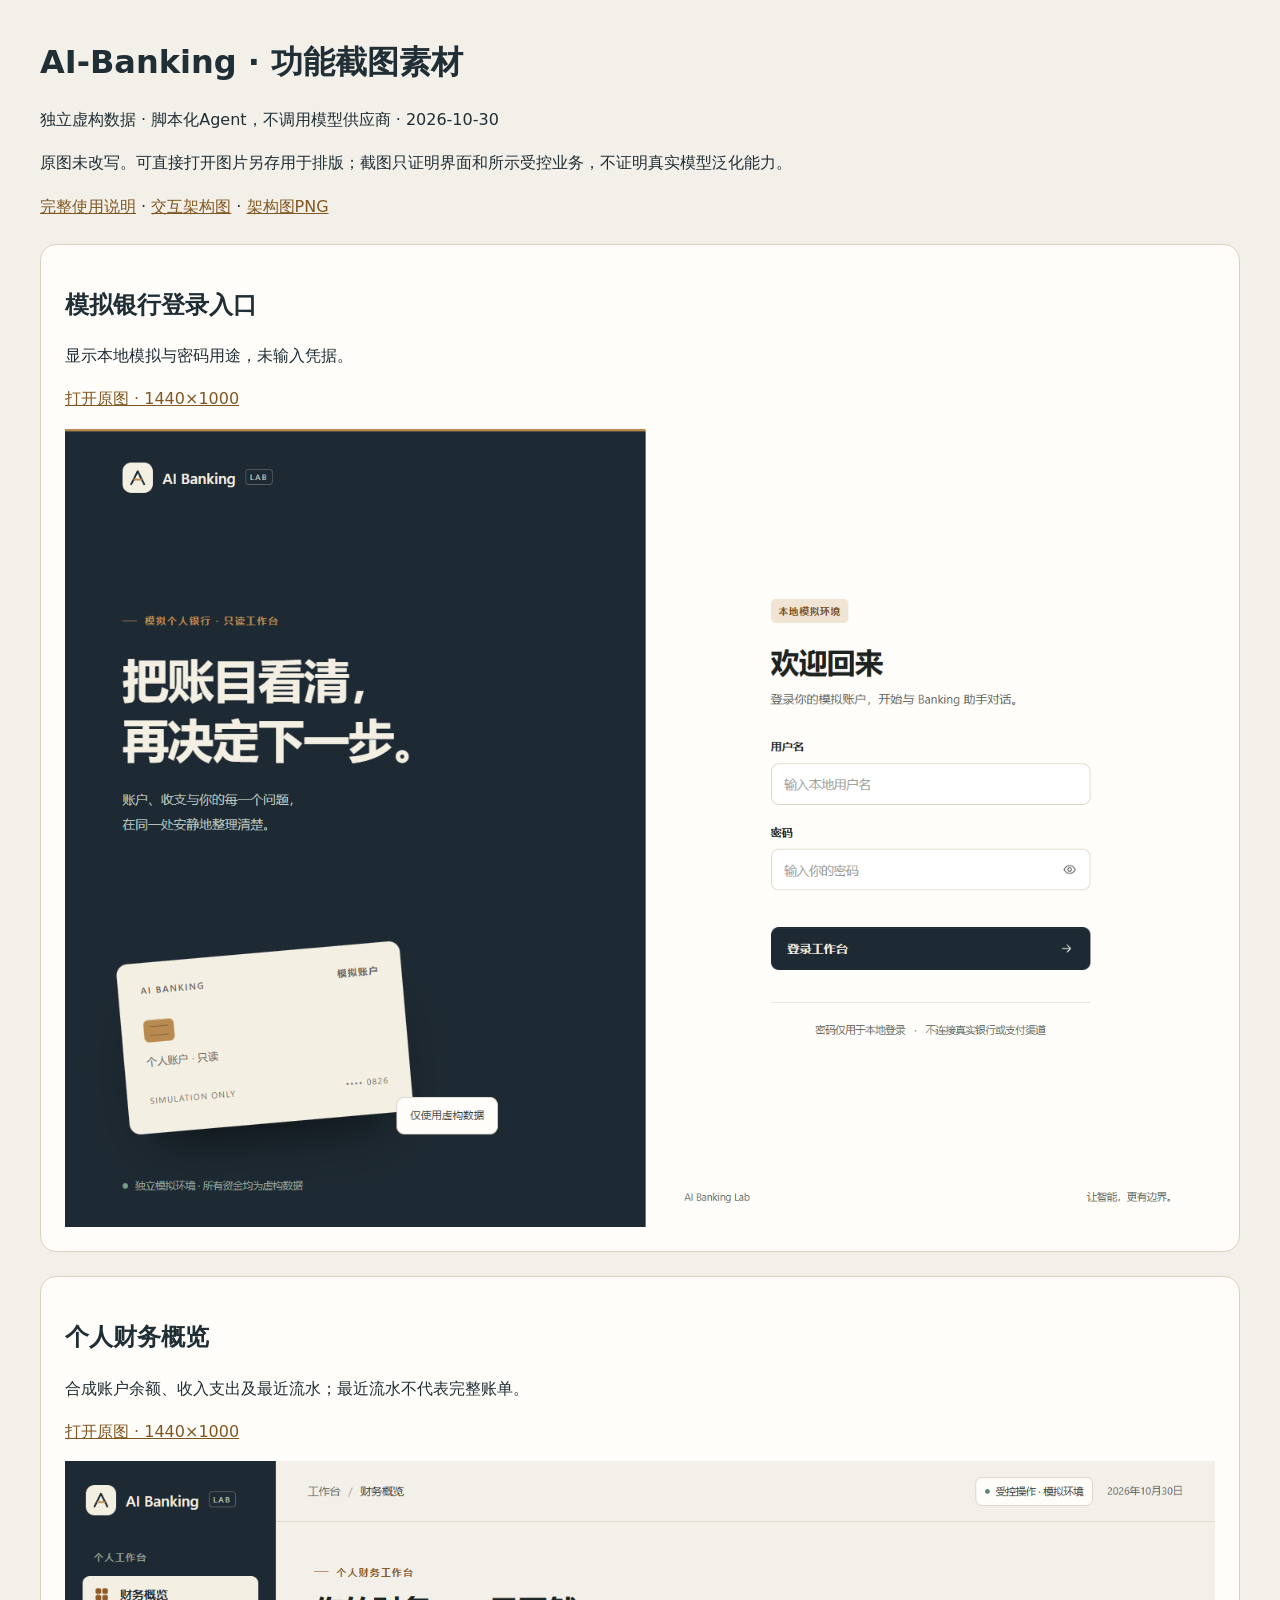
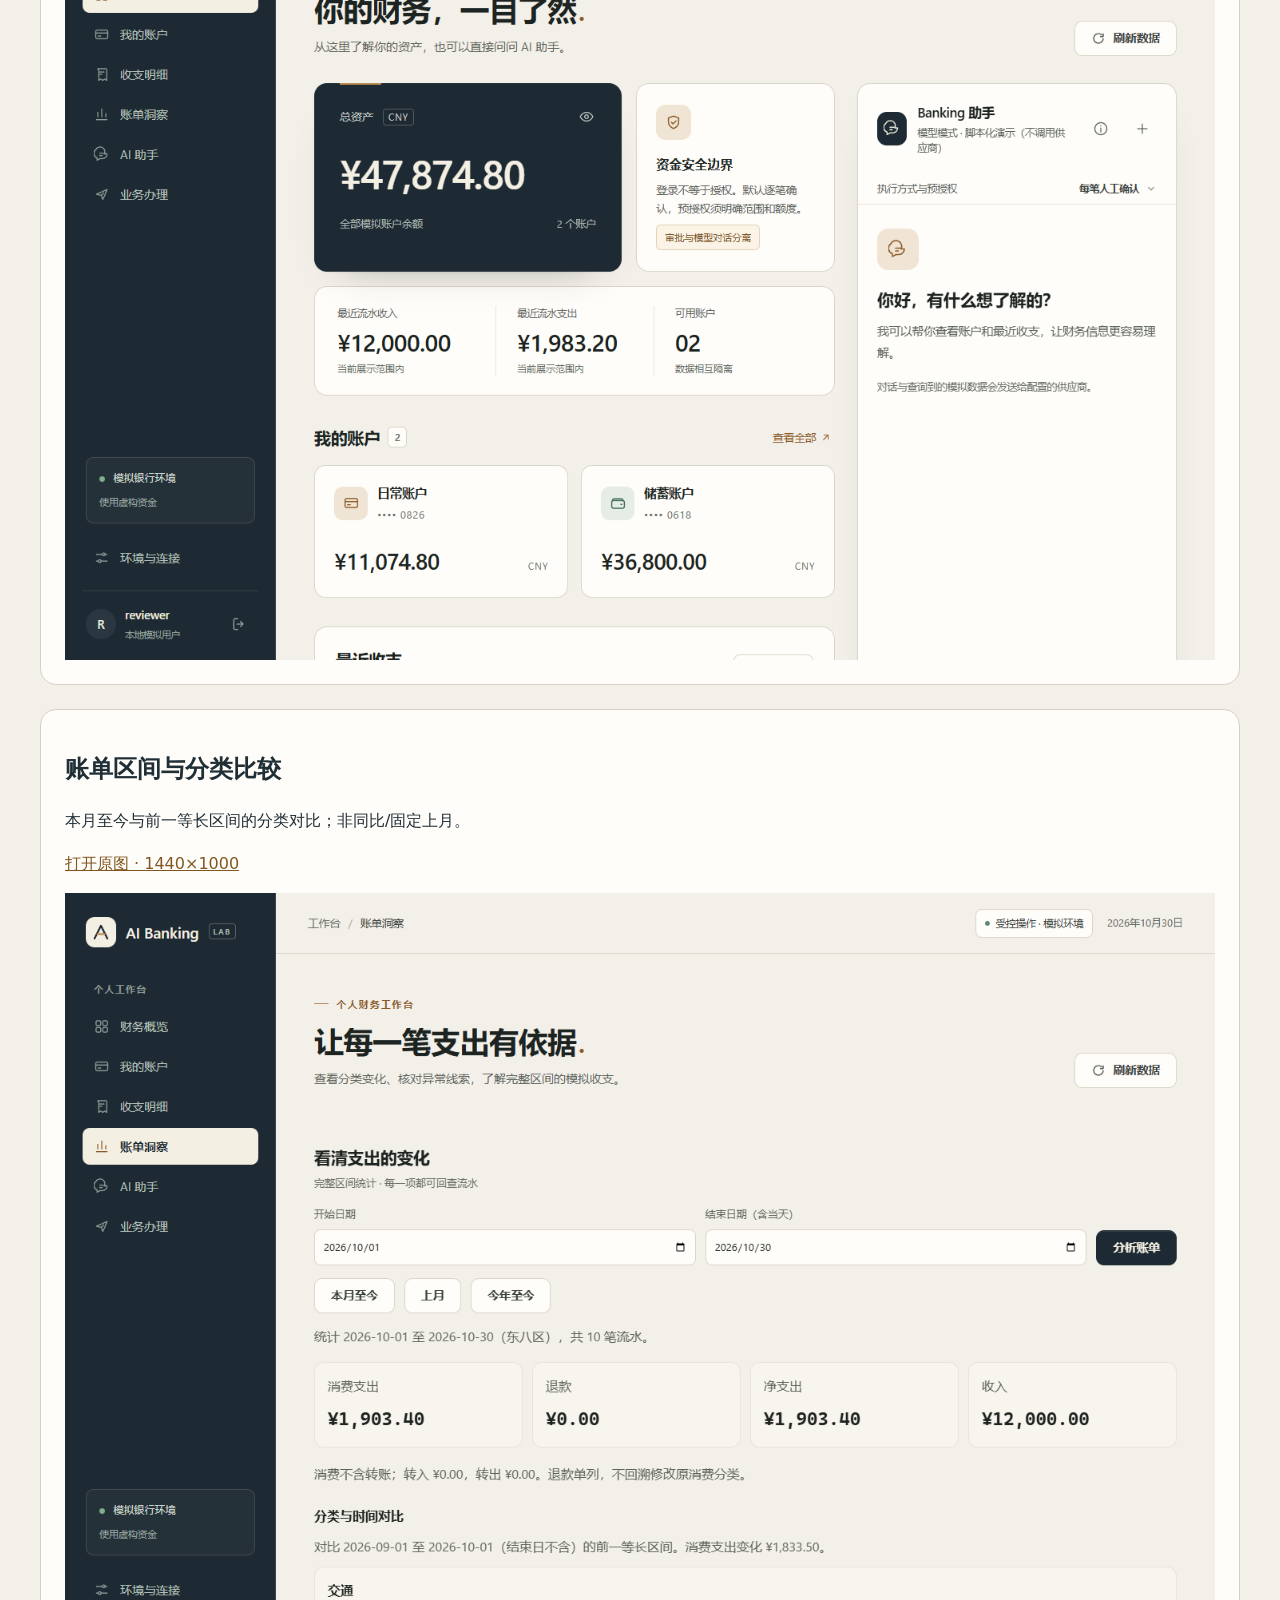
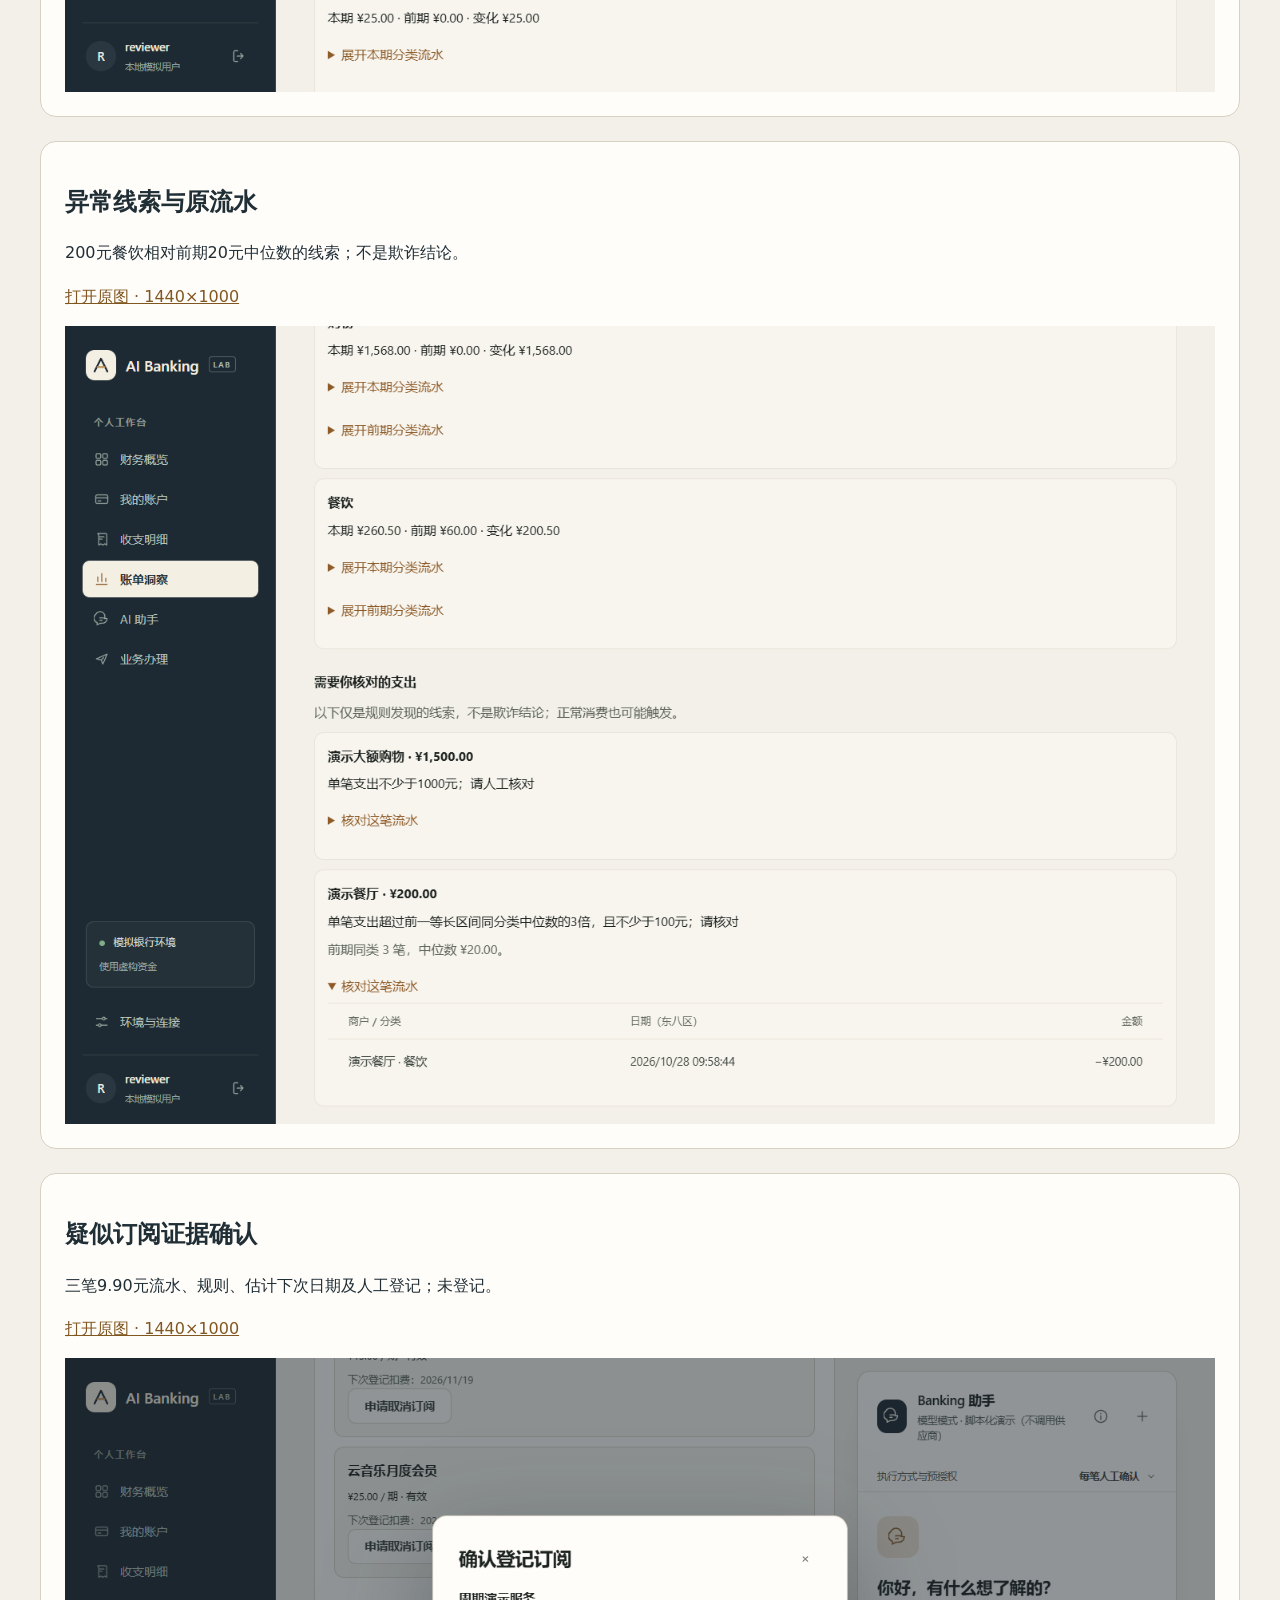
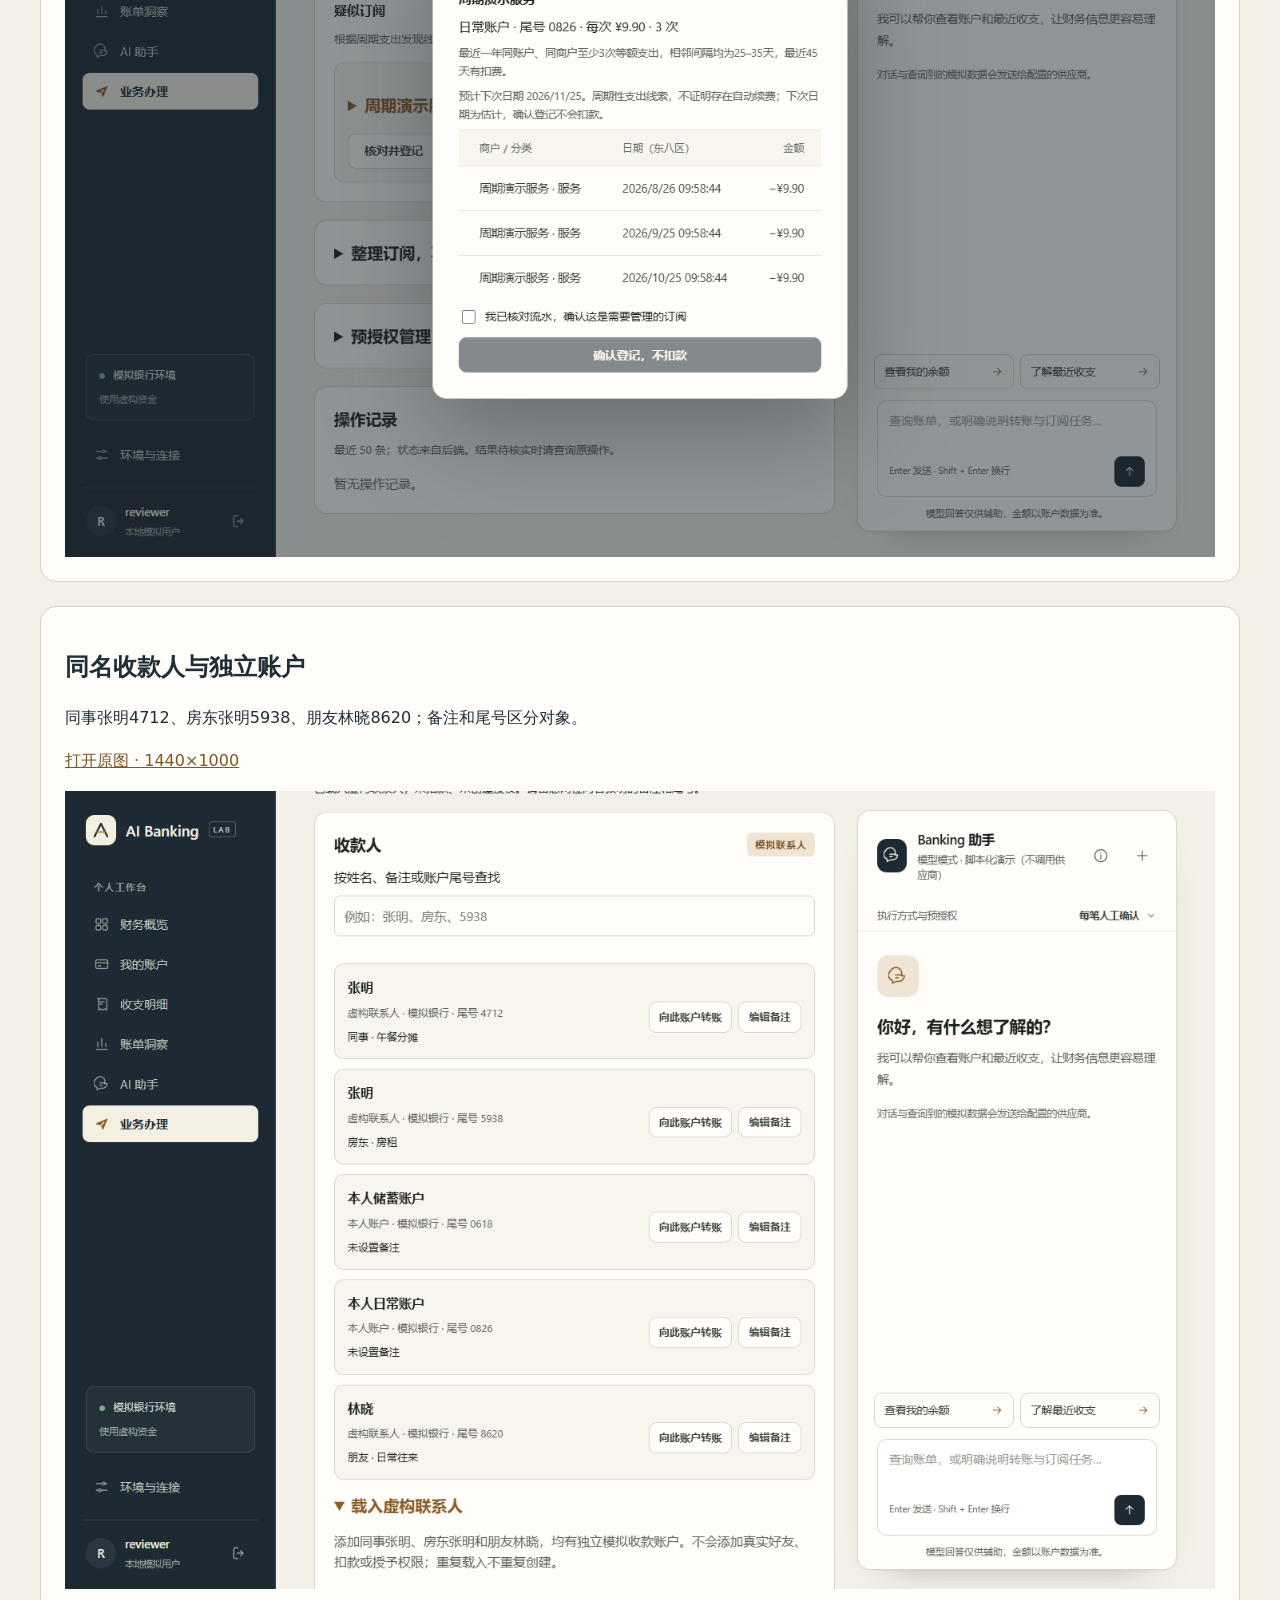
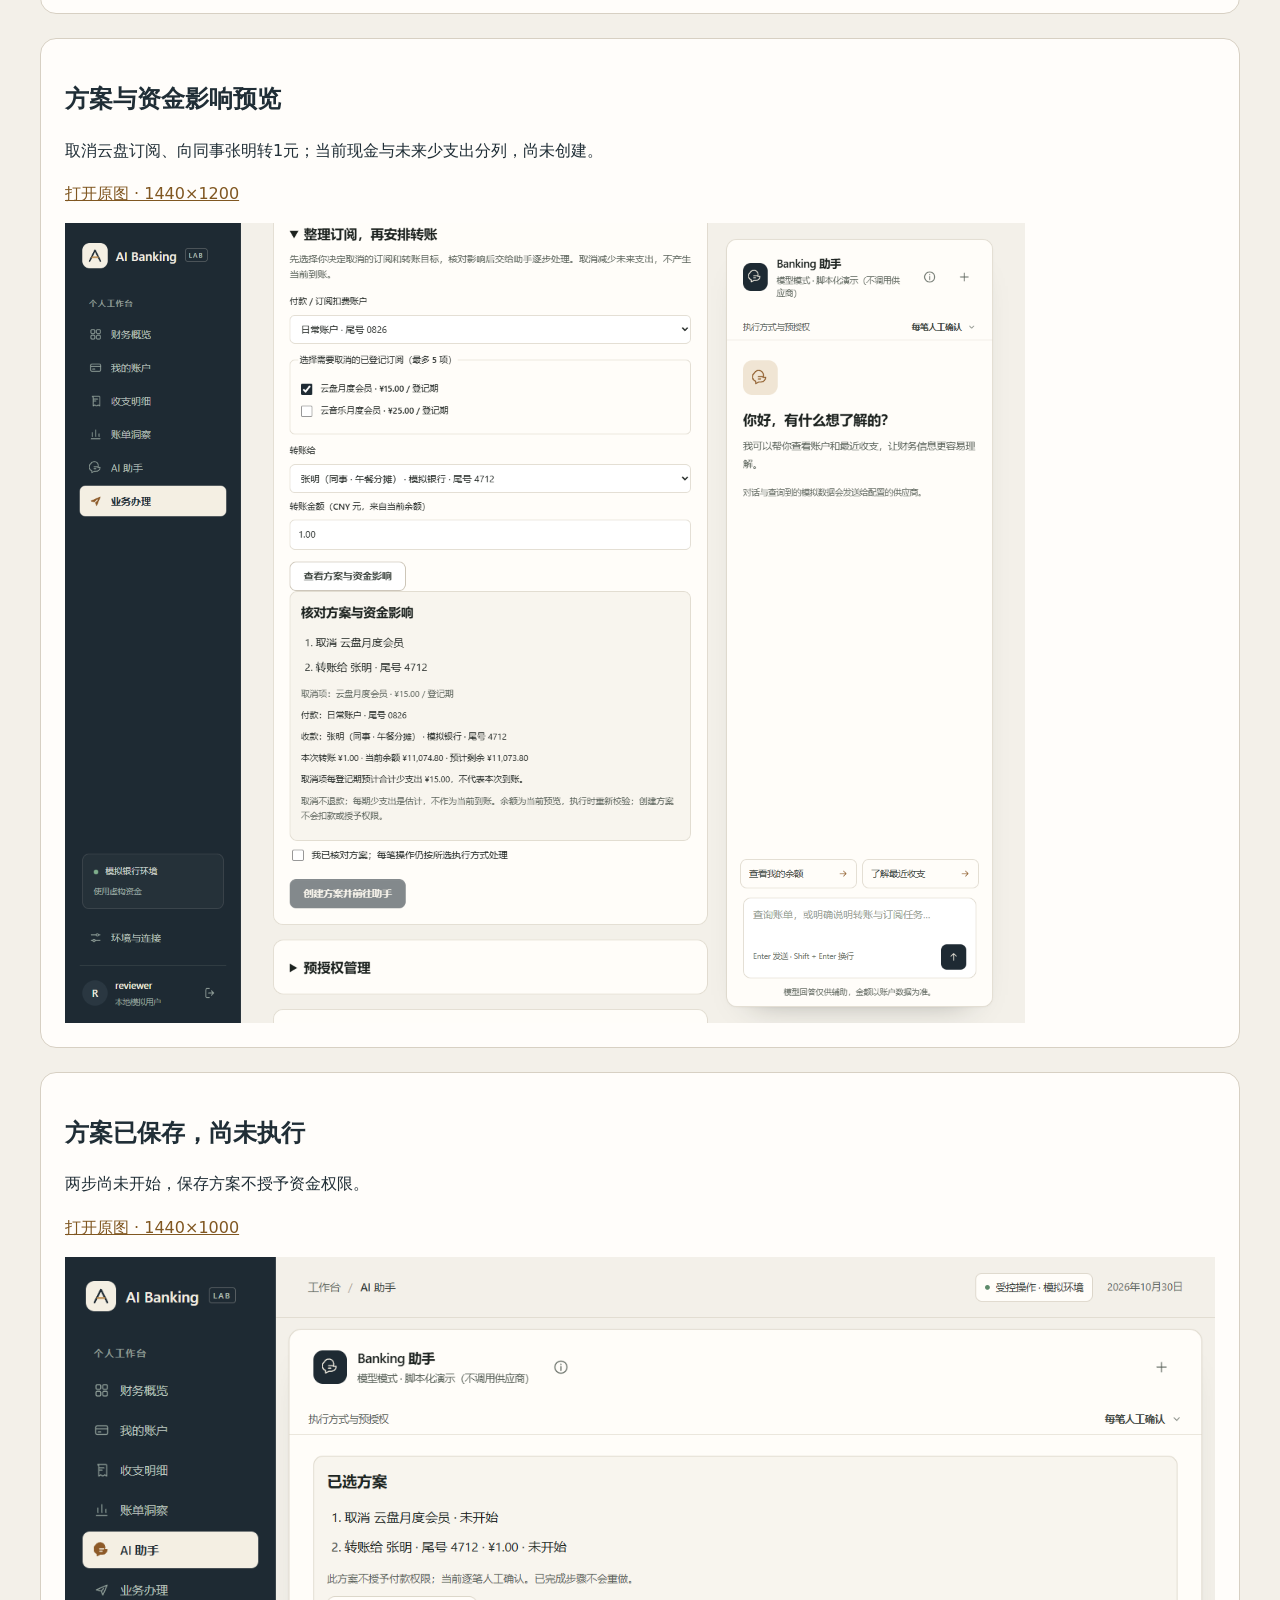
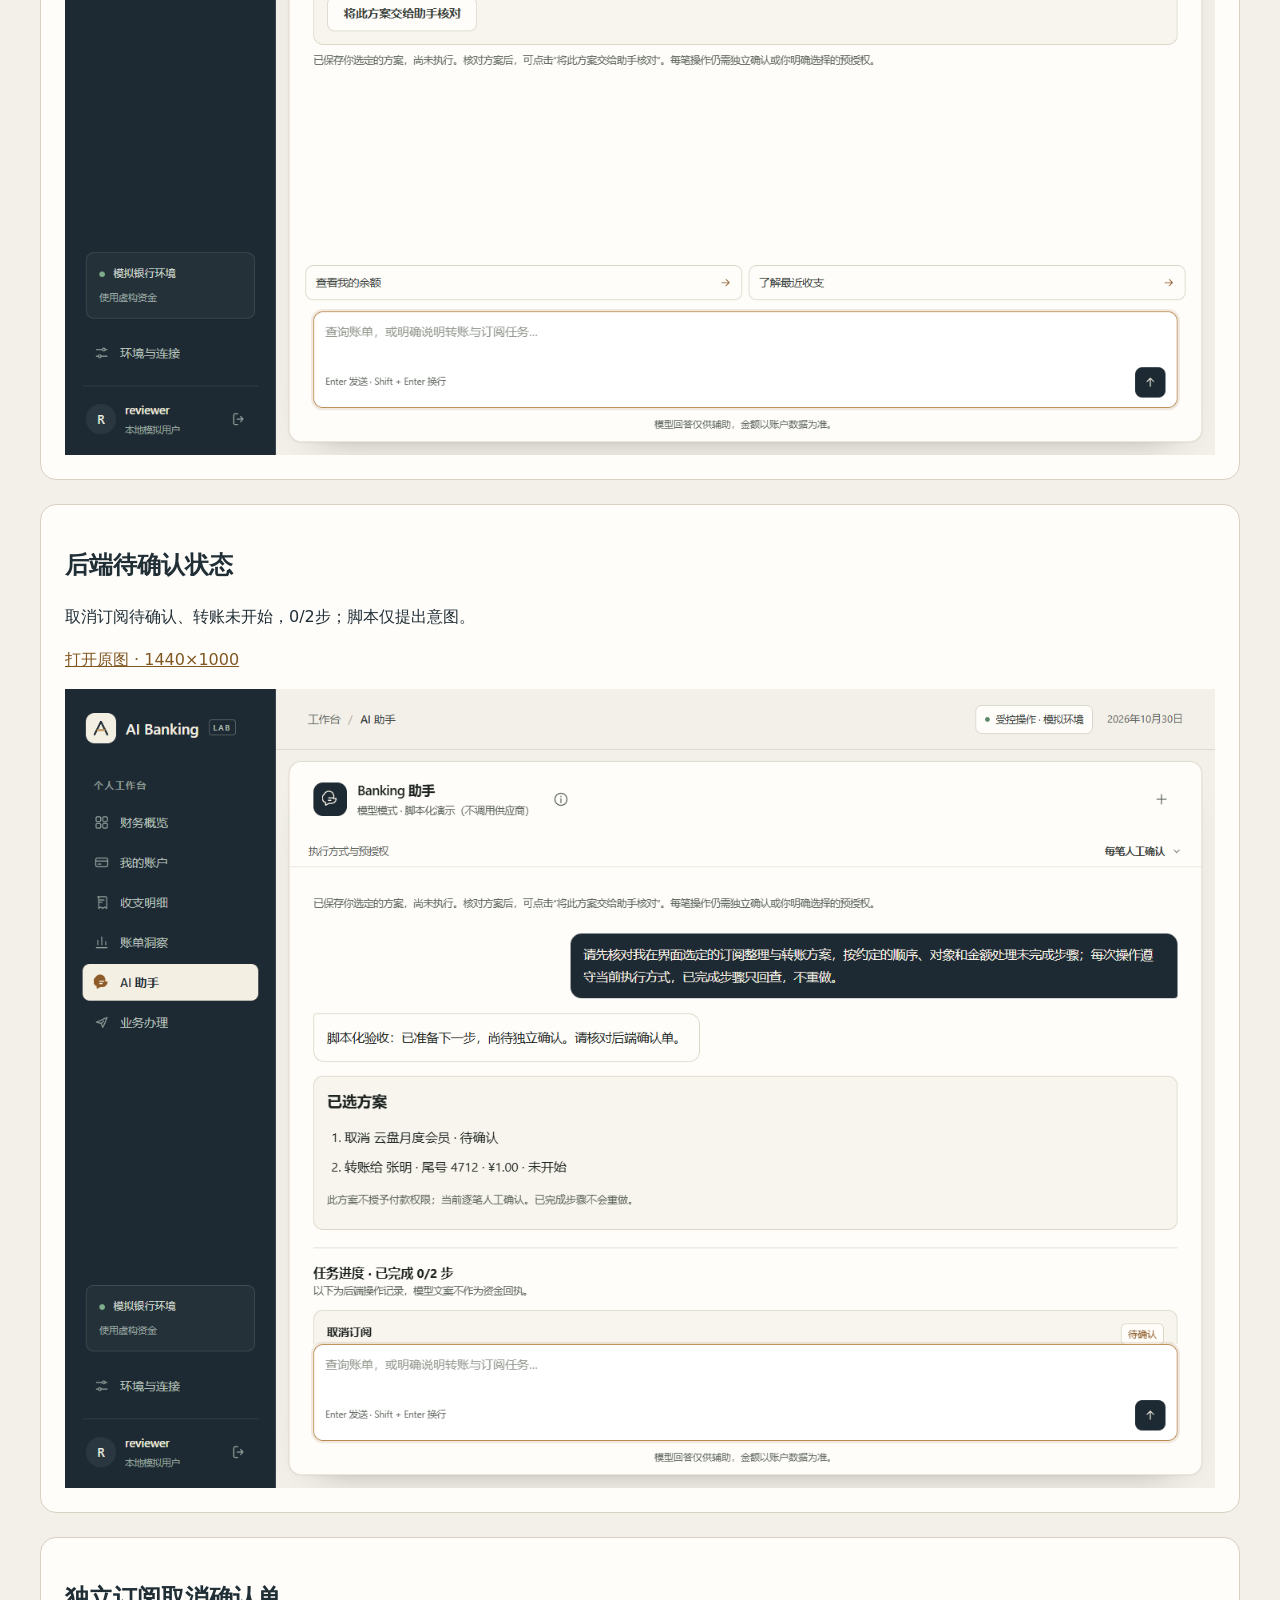
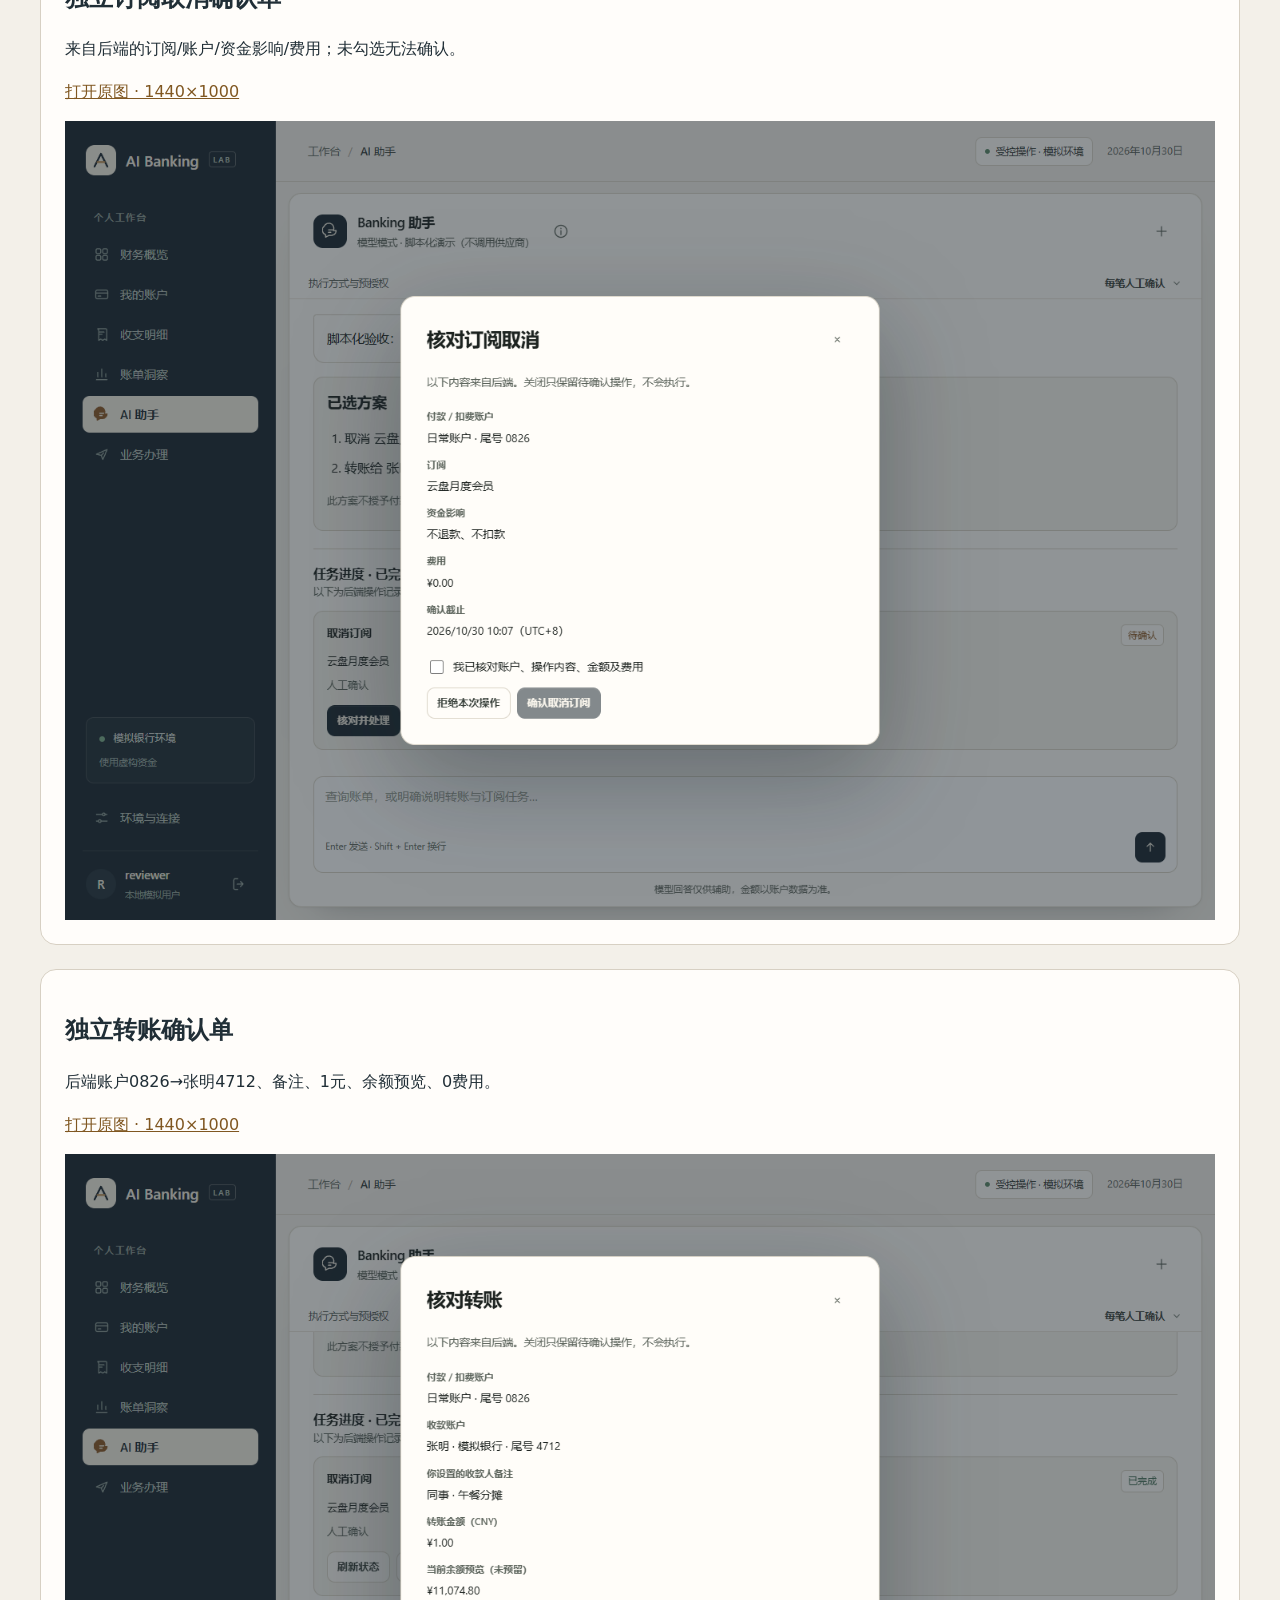
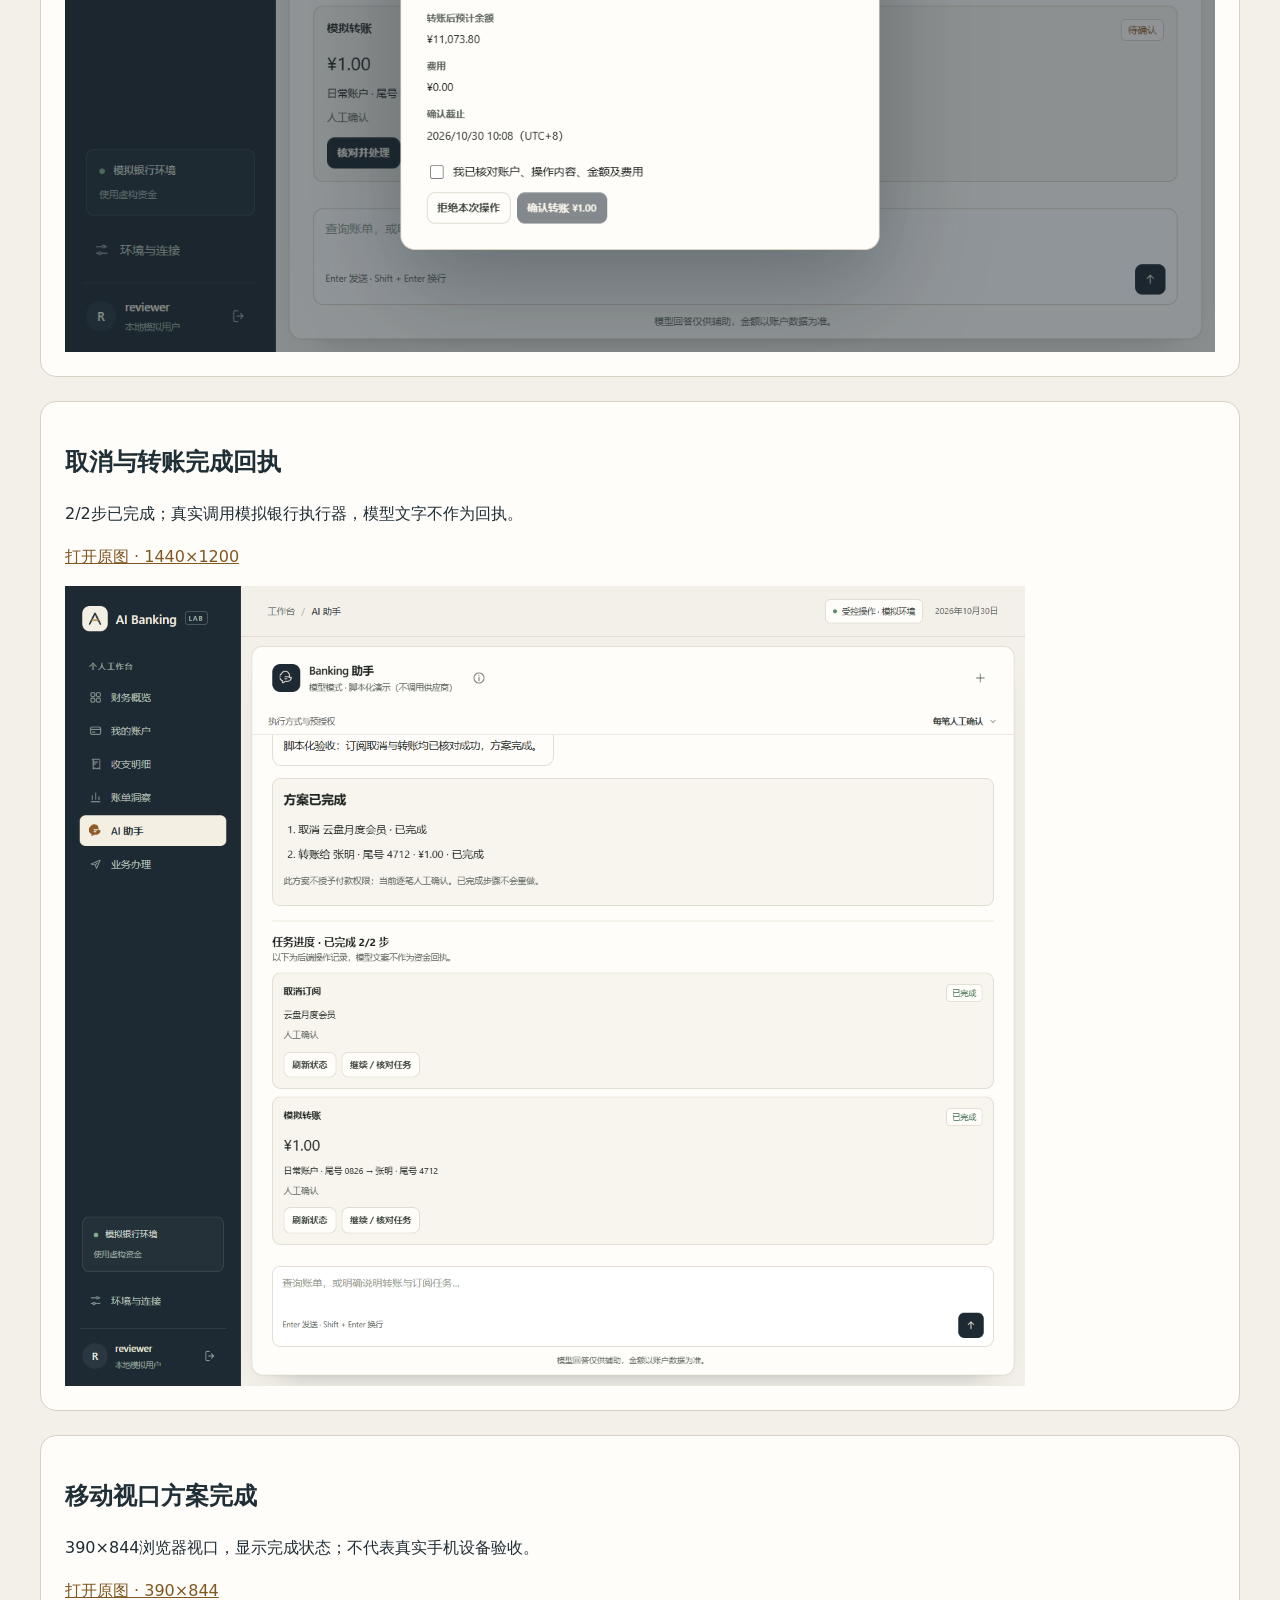
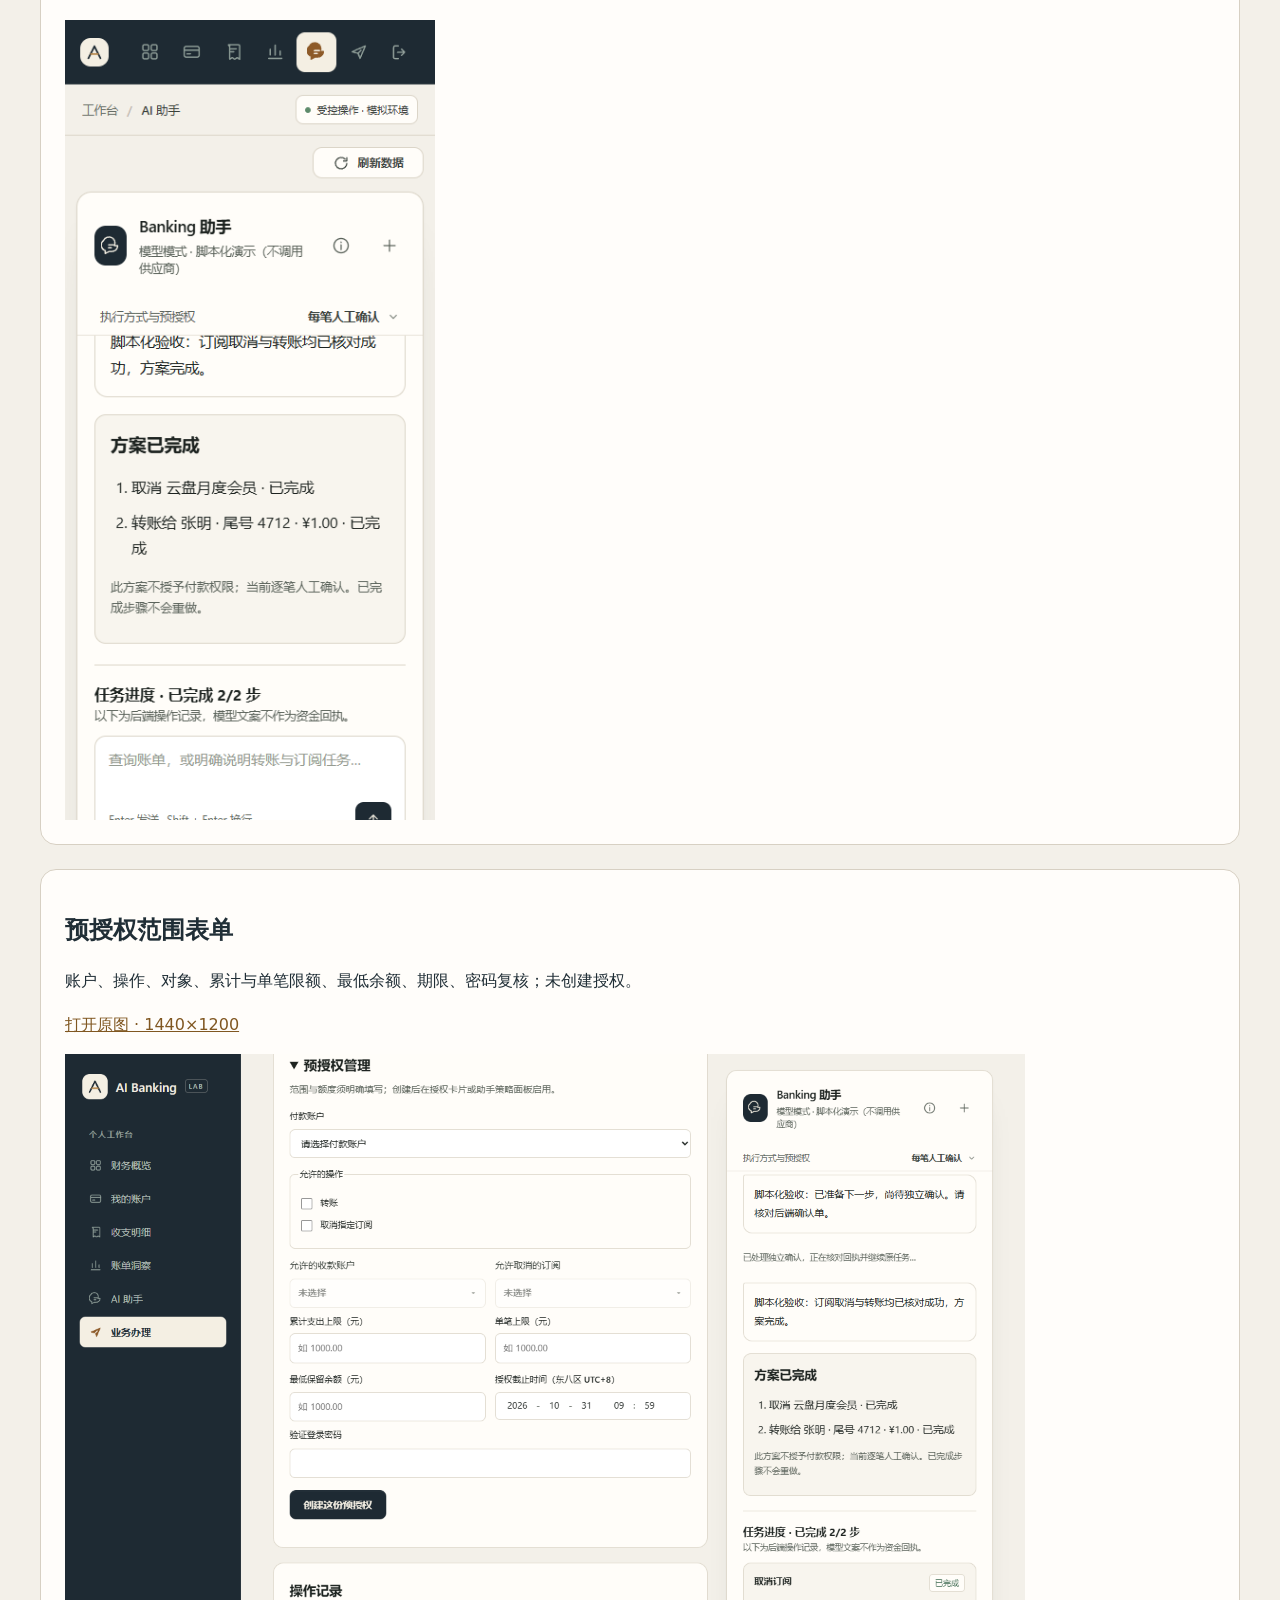
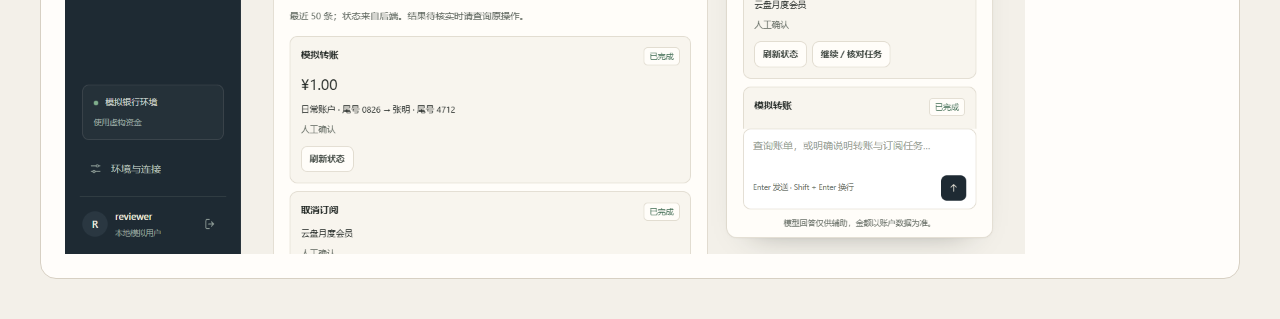
<file: materials/submission-2026-10-30/images/index.html>
<!doctype html><html lang="zh-CN"><meta charset="utf-8"><meta name="viewport" content="width=device-width,initial-scale=1"><title>AI-Banking 功能截图目录</title><style>body{font:16px/1.7 system-ui,sans-serif;background:#f3f0e9;color:#202e36;max-width:1200px;margin:40px auto;padding:0 24px}article{background:#fffdfa;border:1px solid #d7d0c3;border-radius:16px;padding:24px;margin:24px 0}img{display:block;max-width:100%;max-height:800px;object-fit:contain;object-position:left top}a{color:#805721}h1,h2{line-height:1.4}</style><h1>AI-Banking · 功能截图素材</h1><p>独立虚构数据 · 脚本化Agent，不调用模型供应商 · 2026-10-30</p><p>原图未改写。可直接打开图片另存用于排版；截图只证明界面和所示受控业务，不证明真实模型泛化能力。</p><p><a href="captions.md">完整使用说明</a> · <a href="../diagrams/system-architecture.html">交互架构图</a> · <a href="../diagrams/system-architecture.png">架构图PNG</a></p><article><h2>模拟银行登录入口</h2><p>显示本地模拟与密码用途，未输入凭据。</p><p><a href="01-login.png">打开原图 · 1440×1000</a></p><a href="01-login.png"><img loading="lazy" src="01-login.png" alt="模拟银行登录入口"></a></article><article><h2>个人财务概览</h2><p>合成账户余额、收入支出及最近流水；最近流水不代表完整账单。</p><p><a href="02-overview.png">打开原图 · 1440×1000</a></p><a href="02-overview.png"><img loading="lazy" src="02-overview.png" alt="个人财务概览"></a></article><article><h2>账单区间与分类比较</h2><p>本月至今与前一等长区间的分类对比；非同比/固定上月。</p><p><a href="03-billing-analysis.png">打开原图 · 1440×1000</a></p><a href="03-billing-analysis.png"><img loading="lazy" src="03-billing-analysis.png" alt="账单区间与分类比较"></a></article><article><h2>异常线索与原流水</h2><p>200元餐饮相对前期20元中位数的线索；不是欺诈结论。</p><p><a href="04-anomaly-evidence.png">打开原图 · 1440×1000</a></p><a href="04-anomaly-evidence.png"><img loading="lazy" src="04-anomaly-evidence.png" alt="异常线索与原流水"></a></article><article><h2>疑似订阅证据确认</h2><p>三笔9.90元流水、规则、估计下次日期及人工登记；未登记。</p><p><a href="05-subscription-evidence.png">打开原图 · 1440×1000</a></p><a href="05-subscription-evidence.png"><img loading="lazy" src="05-subscription-evidence.png" alt="疑似订阅证据确认"></a></article><article><h2>同名收款人与独立账户</h2><p>同事张明4712、房东张明5938、朋友林晓8620；备注和尾号区分对象。</p><p><a href="06-payees.png">打开原图 · 1440×1000</a></p><a href="06-payees.png"><img loading="lazy" src="06-payees.png" alt="同名收款人与独立账户"></a></article><article><h2>方案与资金影响预览</h2><p>取消云盘订阅、向同事张明转1元；当前现金与未来少支出分列，尚未创建。</p><p><a href="07-workflow-preview.png">打开原图 · 1440×1200</a></p><a href="07-workflow-preview.png"><img loading="lazy" src="07-workflow-preview.png" alt="方案与资金影响预览"></a></article><article><h2>方案已保存，尚未执行</h2><p>两步尚未开始，保存方案不授予资金权限。</p><p><a href="08-plan-saved.png">打开原图 · 1440×1000</a></p><a href="08-plan-saved.png"><img loading="lazy" src="08-plan-saved.png" alt="方案已保存，尚未执行"></a></article><article><h2>后端待确认状态</h2><p>取消订阅待确认、转账未开始，0/2步；脚本仅提出意图。</p><p><a href="09-plan-pending.png">打开原图 · 1440×1000</a></p><a href="09-plan-pending.png"><img loading="lazy" src="09-plan-pending.png" alt="后端待确认状态"></a></article><article><h2>独立订阅取消确认单</h2><p>来自后端的订阅/账户/资金影响/费用；未勾选无法确认。</p><p><a href="10-cancel-confirmation.png">打开原图 · 1440×1000</a></p><a href="10-cancel-confirmation.png"><img loading="lazy" src="10-cancel-confirmation.png" alt="独立订阅取消确认单"></a></article><article><h2>独立转账确认单</h2><p>后端账户0826→张明4712、备注、1元、余额预览、0费用。</p><p><a href="11-transfer-confirmation.png">打开原图 · 1440×1000</a></p><a href="11-transfer-confirmation.png"><img loading="lazy" src="11-transfer-confirmation.png" alt="独立转账确认单"></a></article><article><h2>取消与转账完成回执</h2><p>2/2步已完成；真实调用模拟银行执行器，模型文字不作为回执。</p><p><a href="12-workflow-complete.png">打开原图 · 1440×1200</a></p><a href="12-workflow-complete.png"><img loading="lazy" src="12-workflow-complete.png" alt="取消与转账完成回执"></a></article><article><h2>移动视口方案完成</h2><p>390×844浏览器视口，显示完成状态；不代表真实手机设备验收。</p><p><a href="13-workflow-mobile.png">打开原图 · 390×844</a></p><a href="13-workflow-mobile.png"><img loading="lazy" src="13-workflow-mobile.png" alt="移动视口方案完成"></a></article><article><h2>预授权范围表单</h2><p>账户、操作、对象、累计与单笔限额、最低余额、期限、密码复核；未创建授权。</p><p><a href="14-authorization-scope.png">打开原图 · 1440×1200</a></p><a href="14-authorization-scope.png"><img loading="lazy" src="14-authorization-scope.png" alt="预授权范围表单"></a></article></html>
</file>
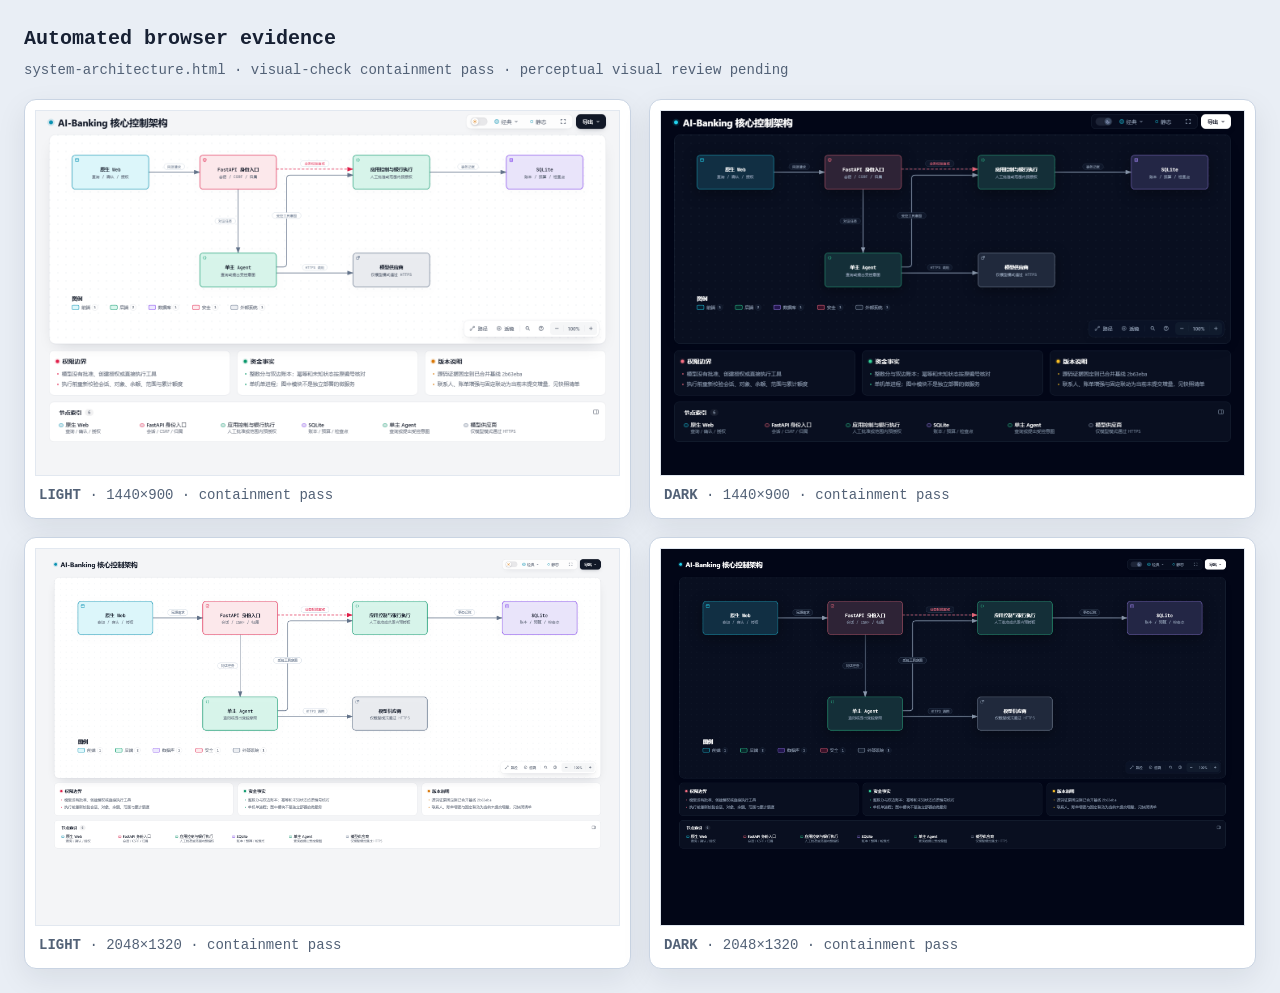
<file: materials/submission-2026-10-30/diagrams/visual-review/system-architecture.visual-check.html>
<!doctype html>
<html lang="en">
<head>
<meta charset="utf-8"><script type="application/json" id="archify-software-notices">"NOTICE\nArchify\nCopyright (c) 2026 tt-a1i (Archify)\nCopyright (c) 2025 Cocoon AI\n\nArchify is distributed under the Apache License, Version 2.0 (LICENSE),\nexcept where a file, package manifest, or third-party notice specifies otherwise.\nThe separately versioned DeepSeek Harness adapter remains MIT; its bundled\nSkill retains the license of the immutable source selected in release.json.\n\nCode and contributions received under the MIT License through pre-transition\ncommit 25cf37080fc8b1dbe758a4efc3935b55f3327083 remain available under their\noriginal terms. Previously published releases keep their existing licenses. The complete historical MIT\ncopyright and permission notice is preserved in LICENSE-MIT. This transition\ndoes not revoke existing MIT grants or assert a new patent grant on behalf\nof historical contributors.\n\nArchify originated from Cocoon-AI/architecture-diagram-generator:\nhttps://github.com/Cocoon-AI/architecture-diagram-generator\n\nThird-party components retain their own licenses; see THIRD_PARTY_NOTICES.md\nand the license files beside those components. Names and logos do not imply\nofficial endorsement, and the software license grants no general trademark\npermission.\n\nThese software licenses cover Archify's embedded runtime and templates, not\nownership of a user's authored content, business data, or source repository.\n\nLICENSE\n\n                                 Apache License\n                           Version 2.0, January 2004\n                        http://www.apache.org/licenses/\n\n   TERMS AND CONDITIONS FOR USE, REPRODUCTION, AND DISTRIBUTION\n\n   1. Definitions.\n\n      \"License\" shall mean the terms and conditions for use, reproduction,\n      and distribution as defined by Sections 1 through 9 of this document.\n\n      \"Licensor\" shall mean the copyright owner or entity authorized by\n      the copyright owner that is granting the License.\n\n      \"Legal Entity\" shall mean the union of the acting entity and all\n      other entities that control, are controlled by, or are under common\n      control with that entity. For the purposes of this definition,\n      \"control\" means (i) the power, direct or indirect, to cause the\n      direction or management of such entity, whether by contract or\n      otherwise, or (ii) ownership of fifty percent (50%) or more of the\n      outstanding shares, or (iii) beneficial ownership of such entity.\n\n      \"You\" (or \"Your\") shall mean an individual or Legal Entity\n      exercising permissions granted by this License.\n\n      \"Source\" form shall mean the preferred form for making modifications,\n      including but not limited to software source code, documentation\n      source, and configuration files.\n\n      \"Object\" form shall mean any form resulting from mechanical\n      transformation or translation of a Source form, including but\n      not limited to compiled object code, generated documentation,\n      and conversions to other media types.\n\n      \"Work\" shall mean the work of authorship, whether in Source or\n      Object form, made available under the License, as indicated by a\n      copyright notice that is included in or attached to the work\n      (an example is provided in the Appendix below).\n\n      \"Derivative Works\" shall mean any work, whether in Source or Object\n      form, that is based on (or derived from) the Work and for which the\n      editorial revisions, annotations, elaborations, or other modifications\n      represent, as a whole, an original work of authorship. For the purposes\n      of this License, Derivative Works shall not include works that remain\n      separable from, or merely link (or bind by name) to the interfaces of,\n      the Work and Derivative Works thereof.\n\n      \"Contribution\" shall mean any work of authorship, including\n      the original version of the Work and any modifications or additions\n      to that Work or Derivative Works thereof, that is intentionally\n      submitted to Licensor for inclusion in the Work by the copyright owner\n      or by an individual or Legal Entity authorized to submit on behalf of\n      the copyright owner. For the purposes of this definition, \"submitted\"\n      means any form of electronic, verbal, or written communication sent\n      to the Licensor or its representatives, including but not limited to\n      communication on electronic mailing lists, source code control systems,\n      and issue tracking systems that are managed by, or on behalf of, the\n      Licensor for the purpose of discussing and improving the Work, but\n      excluding communication that is conspicuously marked or otherwise\n      designated in writing by the copyright owner as \"Not a Contribution.\"\n\n      \"Contributor\" shall mean Licensor and any individual or Legal Entity\n      on behalf of whom a Contribution has been received by Licensor and\n      subsequently incorporated within the Work.\n\n   2. Grant of Copyright License. Subject to the terms and conditions of\n      this License, each Contributor hereby grants to You a perpetual,\n      worldwide, non-exclusive, no-charge, royalty-free, irrevocable\n      copyright license to reproduce, prepare Derivative Works of,\n      publicly display, publicly perform, sublicense, and distribute the\n      Work and such Derivative Works in Source or Object form.\n\n   3. Grant of Patent License. Subject to the terms and conditions of\n      this License, each Contributor hereby grants to You a perpetual,\n      worldwide, non-exclusive, no-charge, royalty-free, irrevocable\n      (except as stated in this section) patent license to make, have made,\n      use, offer to sell, sell, import, and otherwise transfer the Work,\n      where such license applies only to those patent claims licensable\n      by such Contributor that are necessarily infringed by their\n      Contribution(s) alone or by combination of their Contribution(s)\n      with the Work to which such Contribution(s) was submitted. If You\n      institute patent litigation against any entity (including a\n      cross-claim or counterclaim in a lawsuit) alleging that the Work\n      or a Contribution incorporated within the Work constitutes direct\n      or contributory patent infringement, then any patent licenses\n      granted to You under this License for that Work shall terminate\n      as of the date such litigation is filed.\n\n   4. Redistribution. You may reproduce and distribute copies of the\n      Work or Derivative Works thereof in any medium, with or without\n      modifications, and in Source or Object form, provided that You\n      meet the following conditions:\n\n      (a) You must give any other recipients of the Work or\n          Derivative Works a copy of this License; and\n\n      (b) You must cause any modified files to carry prominent notices\n          stating that You changed the files; and\n\n      (c) You must retain, in the Source form of any Derivative Works\n          that You distribute, all copyright, patent, trademark, and\n          attribution notices from the Source form of the Work,\n          excluding those notices that do not pertain to any part of\n          the Derivative Works; and\n\n      (d) If the Work includes a \"NOTICE\" text file as part of its\n          distribution, then any Derivative Works that You distribute must\n          include a readable copy of the attribution notices contained\n          within such NOTICE file, excluding those notices that do not\n          pertain to any part of the Derivative Works, in at least one\n          of the following places: within a NOTICE text file distributed\n          as part of the Derivative Works; within the Source form or\n          documentation, if provided along with the Derivative Works; or,\n          within a display generated by the Derivative Works, if and\n          wherever such third-party notices normally appear. The contents\n          of the NOTICE file are for informational purposes only and\n          do not modify the License. You may add Your own attribution\n          notices within Derivative Works that You distribute, alongside\n          or as an addendum to the NOTICE text from the Work, provided\n          that such additional attribution notices cannot be construed\n          as modifying the License.\n\n      You may add Your own copyright statement to Your modifications and\n      may provide additional or different license terms and conditions\n      for use, reproduction, or distribution of Your modifications, or\n      for any such Derivative Works as a whole, provided Your use,\n      reproduction, and distribution of the Work otherwise complies with\n      the conditions stated in this License.\n\n   5. Submission of Contributions. Unless You explicitly state otherwise,\n      any Contribution intentionally submitted for inclusion in the Work\n      by You to the Licensor shall be under the terms and conditions of\n      this License, without any additional terms or conditions.\n      Notwithstanding the above, nothing herein shall supersede or modify\n      the terms of any separate license agreement you may have executed\n      with Licensor regarding such Contributions.\n\n   6. Trademarks. This License does not grant permission to use the trade\n      names, trademarks, service marks, or product names of the Licensor,\n      except as required for reasonable and customary use in describing the\n      origin of the Work and reproducing the content of the NOTICE file.\n\n   7. Disclaimer of Warranty. Unless required by applicable law or\n      agreed to in writing, Licensor provides the Work (and each\n      Contributor provides its Contributions) on an \"AS IS\" BASIS,\n      WITHOUT WARRANTIES OR CONDITIONS OF ANY KIND, either express or\n      implied, including, without limitation, any warranties or conditions\n      of TITLE, NON-INFRINGEMENT, MERCHANTABILITY, or FITNESS FOR A\n      PARTICULAR PURPOSE. You are solely responsible for determining the\n      appropriateness of using or redistributing the Work and assume any\n      risks associated with Your exercise of permissions under this License.\n\n   8. Limitation of Liability. In no event and under no legal theory,\n      whether in tort (including negligence), contract, or otherwise,\n      unless required by applicable law (such as deliberate and grossly\n      negligent acts) or agreed to in writing, shall any Contributor be\n      liable to You for damages, including any direct, indirect, special,\n      incidental, or consequential damages of any character arising as a\n      result of this License or out of the use or inability to use the\n      Work (including but not limited to damages for loss of goodwill,\n      work stoppage, computer failure or malfunction, or any and all\n      other commercial damages or losses), even if such Contributor\n      has been advised of the possibility of such damages.\n\n   9. Accepting Warranty or Additional Liability. While redistributing\n      the Work or Derivative Works thereof, You may choose to offer,\n      and charge a fee for, acceptance of support, warranty, indemnity,\n      or other liability obligations and/or rights consistent with this\n      License. However, in accepting such obligations, You may act only\n      on Your own behalf and on Your sole responsibility, not on behalf\n      of any other Contributor, and only if You agree to indemnify,\n      defend, and hold each Contributor harmless for any liability\n      incurred by, or claims asserted against, such Contributor by reason\n      of your accepting any such warranty or additional liability.\n\n   END OF TERMS AND CONDITIONS\n\n   APPENDIX: How to apply the Apache License to your work.\n\n      To apply the Apache License to your work, attach the following\n      boilerplate notice, with the fields enclosed by brackets \"[]\"\n      replaced with your own identifying information. (Don't include\n      the brackets!)  The text should be enclosed in the appropriate\n      comment syntax for the file format. We also recommend that a\n      file or class name and description of purpose be included on the\n      same \"printed page\" as the copyright notice for easier\n      identification within third-party archives.\n\n   Copyright [yyyy] [name of copyright owner]\n\n   Licensed under the Apache License, Version 2.0 (the \"License\");\n   you may not use this file except in compliance with the License.\n   You may obtain a copy of the License at\n\n       http://www.apache.org/licenses/LICENSE-2.0\n\n   Unless required by applicable law or agreed to in writing, software\n   distributed under the License is distributed on an \"AS IS\" BASIS,\n   WITHOUT WARRANTIES OR CONDITIONS OF ANY KIND, either express or implied.\n   See the License for the specific language governing permissions and\n   limitations under the License.\n\nLICENSE-MIT\nMIT License\n\nCopyright (c) 2026 tt-a1i (Archify)\nCopyright (c) 2025 Cocoon AI\n\nPermission is hereby granted, free of charge, to any person obtaining a copy\nof this software and associated documentation files (the \"Software\"), to deal\nin the Software without restriction, including without limitation the rights\nto use, copy, modify, merge, publish, distribute, sublicense, and/or sell\ncopies of the Software, and to permit persons to whom the Software is\nfurnished to do so, subject to the following conditions:\n\nThe above copyright notice and this permission notice shall be included in all\ncopies or substantial portions of the Software.\n\nTHE SOFTWARE IS PROVIDED \"AS IS\", WITHOUT WARRANTY OF ANY KIND, EXPRESS OR\nIMPLIED, INCLUDING BUT NOT LIMITED TO THE WARRANTIES OF MERCHANTABILITY,\nFITNESS FOR A PARTICULAR PURPOSE AND NONINFRINGEMENT. IN NO EVENT SHALL THE\nAUTHORS OR COPYRIGHT HOLDERS BE LIABLE FOR ANY CLAIM, DAMAGES OR OTHER\nLIABILITY, WHETHER IN AN ACTION OF CONTRACT, TORT OR OTHERWISE, ARISING FROM,\nOUT OF OR IN CONNECTION WITH THE SOFTWARE OR THE USE OR OTHER DEALINGS IN THE\nSOFTWARE.\n\nTHIRD_PARTY_NOTICES.md\n# Third-party notices\n\nArchify includes optional vector data for third-party brand marks. These marks\nare provided only to identify technologies and services in user-authored\ndiagrams. Their inclusion does not imply sponsorship, endorsement, partnership,\nor affiliation with Archify.\n\nArchify's license and historical MIT grants are described in LICENSE, NOTICE,\nand LICENSE-MIT. The software license does not\nreplace the copyright licenses, trademark policies, or brand guidelines that\napply to third-party marks. Users are responsible for confirming that their\nparticular use is permitted.\n\n## Simple Icons\n\nMost of the built-in vector paths and their metadata were generated from\n[Simple Icons 16.28.0](https://github.com/simple-icons/simple-icons/tree/16.28.0).\nSimple Icons makes its collection work available under\n[CC0 1.0 Universal](https://github.com/simple-icons/simple-icons/blob/16.28.0/LICENSE.md).\n\nAs Simple Icons explains in its\n[disclaimer](https://github.com/simple-icons/simple-icons/blob/16.28.0/DISCLAIMER.md),\nCC0 for the collection does not mean that every underlying icon is CC0. License\nand brand-guideline metadata may be incomplete or change over time. The absence\nof an individual license entry is not a grant of permission.\n\nArchify embeds the selected icons as vector-path data and may render them in a\nuser-selected color. The following individual licenses were recorded in the\npinned Simple Icons 16.28.0 metadata:\n\n| Mark | Recorded source | Recorded license | Archify treatment |\n|---|---|---|---|\n| Angular | [Angular press kit](https://angular.dev/press-kit) | [`CC-BY-4.0`](https://creativecommons.org/licenses/by/4.0/) | Embedded as vector-path data; color may be changed by the authored diagram. |\n| Apache Airflow | [Apache logos](https://apache.org/logos) | [`Apache-2.0`](https://www.apache.org/licenses/LICENSE-2.0) | Embedded as vector-path data; Apache trademarks remain subject to the [ASF trademark policy](https://www.apache.org/foundation/marks/). |\n| Apache Kafka | [Apache logos](https://apache.org/logos) | [`Apache-2.0`](https://www.apache.org/licenses/LICENSE-2.0) | Embedded as vector-path data; Apache trademarks remain subject to the [ASF trademark policy](https://www.apache.org/foundation/marks/). |\n| .NET | [.NET brand repository](https://github.com/dotnet/brand/blob/c7d0f51b8ec59531332d05fb27a5b758a7a3d689/logo/dotnet-logo.svg) | [`CC0-1.0`](https://creativecommons.org/publicdomain/zero/1.0/) | Embedded as vector-path data; color may be changed by the authored diagram. |\n| JavaScript | [JS community logo](https://github.com/voodootikigod/logo.js/blob/1544bdeed6d618a6cfe4f0650d04ab8d9cfa76d9/js.svg) | [`MIT`](https://github.com/voodootikigod/logo.js/blob/1544bdeed6d618a6cfe4f0650d04ab8d9cfa76d9/LICENSE) | Embedded as vector-path data; color may be changed by the authored diagram. |\n| Jenkins | [Jenkins artwork source](https://get.jenkins.io/art/) | [`CC-BY-SA-3.0`](https://creativecommons.org/licenses/by-sa/3.0/) | Embedded as vector-path data; color may be changed by the authored diagram. Jenkins retains its trademark rights. |\n| Rust | [Rust project](https://www.rust-lang.org) | [`CC-BY-SA-4.0`](https://creativecommons.org/licenses/by-sa/4.0/) | Embedded as vector-path data; color may be changed by the authored diagram. See the [Rust media guide](https://www.rust-lang.org/policies/media-guide). |\n| Vue.js | [Vue logo source](https://github.com/vuejs/art/blob/a1c78b74569b70a25300925b4eacfefcc143b8f6/logo.svg) | [`CC-BY-NC-SA-4.0`](https://creativecommons.org/licenses/by-nc-sa/4.0/) | Embedded as vector-path data; color may be changed by the authored diagram. The non-commercial and share-alike conditions remain applicable; see the [Vue artwork terms](https://github.com/vuejs/art/blob/a1c78b74569b70a25300925b4eacfefcc143b8f6/README.md). |\n\nThe source, guideline, and known license fields for every packaged mark are\npreserved in `renderers/shared/generated-brand-marks.mjs`.\n\n## OpenAI mark\n\nThe OpenAI vector path is recorded from the\n[OpenAI brand guidelines](https://openai.com/brand/), not from Simple Icons.\nUse remains subject to those current guidelines and any applicable trademark\nrights. Its inclusion does not state or imply endorsement by OpenAI.\n\n## JetBrains Mono\n\nDelivered Archify viewer artifacts embed the JetBrains Mono variable font\nsubsets served by Google Fonts. For characters covered by these subsets, font\nselection does not depend on a network request or a locally installed copy.\nUncovered characters (including CJK) still use the system fallback stack;\nbrowser and operating-system rasterization can differ.\nJetBrains Mono is maintained at\n[github.com/JetBrains/JetBrainsMono](https://github.com/JetBrains/JetBrainsMono)\nand is distributed under the SIL Open Font License 1.1. The complete license\ntext is preserved in `assets/JetBrainsMono-OFL.txt` in the packaged Skill and\nin the font CSS carried by standalone HTML and SVG exports.\n\n## Pele\n\nThe explainer renders Mermaid chart fences with an unmodified subset of\n[Pele 1.3.0](https://github.com/obsidianmd/pele), copyright (c) 2026 kepano,\ndistributed under the MIT License. The subset and its license text are in\n`explainer/vendor/pele/` in the packaged Skill. Charts are rendered to static\nSVG when a page is built; delivered pages contain no Pele code.\n\n## No additional rights granted\n\nBrand names, logos, and trademarks remain the property of their respective\nowners. This notice records provenance and known terms; it does not grant rights\nthat Archify does not hold, and it does not state that every packaged mark has\nbeen cleared for every commercial, promotional, or redistributive use."</script>
<meta name="viewport" content="width=device-width,initial-scale=1">
<title>Archify automated browser evidence · system-architecture.html</title>
<style>
*{box-sizing:border-box}body{margin:0;padding:24px;background:#e9eef5;color:#172033;font:14px/1.5 ui-monospace,SFMono-Regular,Menlo,Consolas,monospace}header{max-width:1500px;margin:0 auto 18px}h1{margin:0 0 6px;font-size:20px}p{margin:0;color:#526176}.grid{max-width:1500px;margin:auto;display:grid;grid-template-columns:repeat(2,minmax(0,1fr));gap:18px}figure{margin:0;padding:10px;background:white;border:1px solid #c9d4e3;border-radius:12px;box-shadow:0 10px 30px rgba(15,23,42,.08)}img{display:block;width:100%;height:auto;border:1px solid #e2e8f0}figcaption{padding:9px 4px 2px;color:#526176}@media(max-width:900px){.grid{grid-template-columns:1fr}}
</style>
</head>
<body>
<header><h1>Automated browser evidence</h1><p>system-architecture.html · visual-check containment pass · perceptual visual review pending</p></header>
<main class="grid">
      <figure>
        <img src="system-architecture.visual-check.1440x900.light.png" alt="light 1440 by 900">
        <figcaption><strong>LIGHT</strong> · 1440×900 · containment pass</figcaption>
      </figure>
      <figure>
        <img src="system-architecture.visual-check.1440x900.dark.png" alt="dark 1440 by 900">
        <figcaption><strong>DARK</strong> · 1440×900 · containment pass</figcaption>
      </figure>
      <figure>
        <img src="system-architecture.visual-check.2048x1320.light.png" alt="light 2048 by 1320">
        <figcaption><strong>LIGHT</strong> · 2048×1320 · containment pass</figcaption>
      </figure>
      <figure>
        <img src="system-architecture.visual-check.2048x1320.dark.png" alt="dark 2048 by 1320">
        <figcaption><strong>DARK</strong> · 2048×1320 · containment pass</figcaption>
      </figure>
</main>
</body>
</html>
</file>
